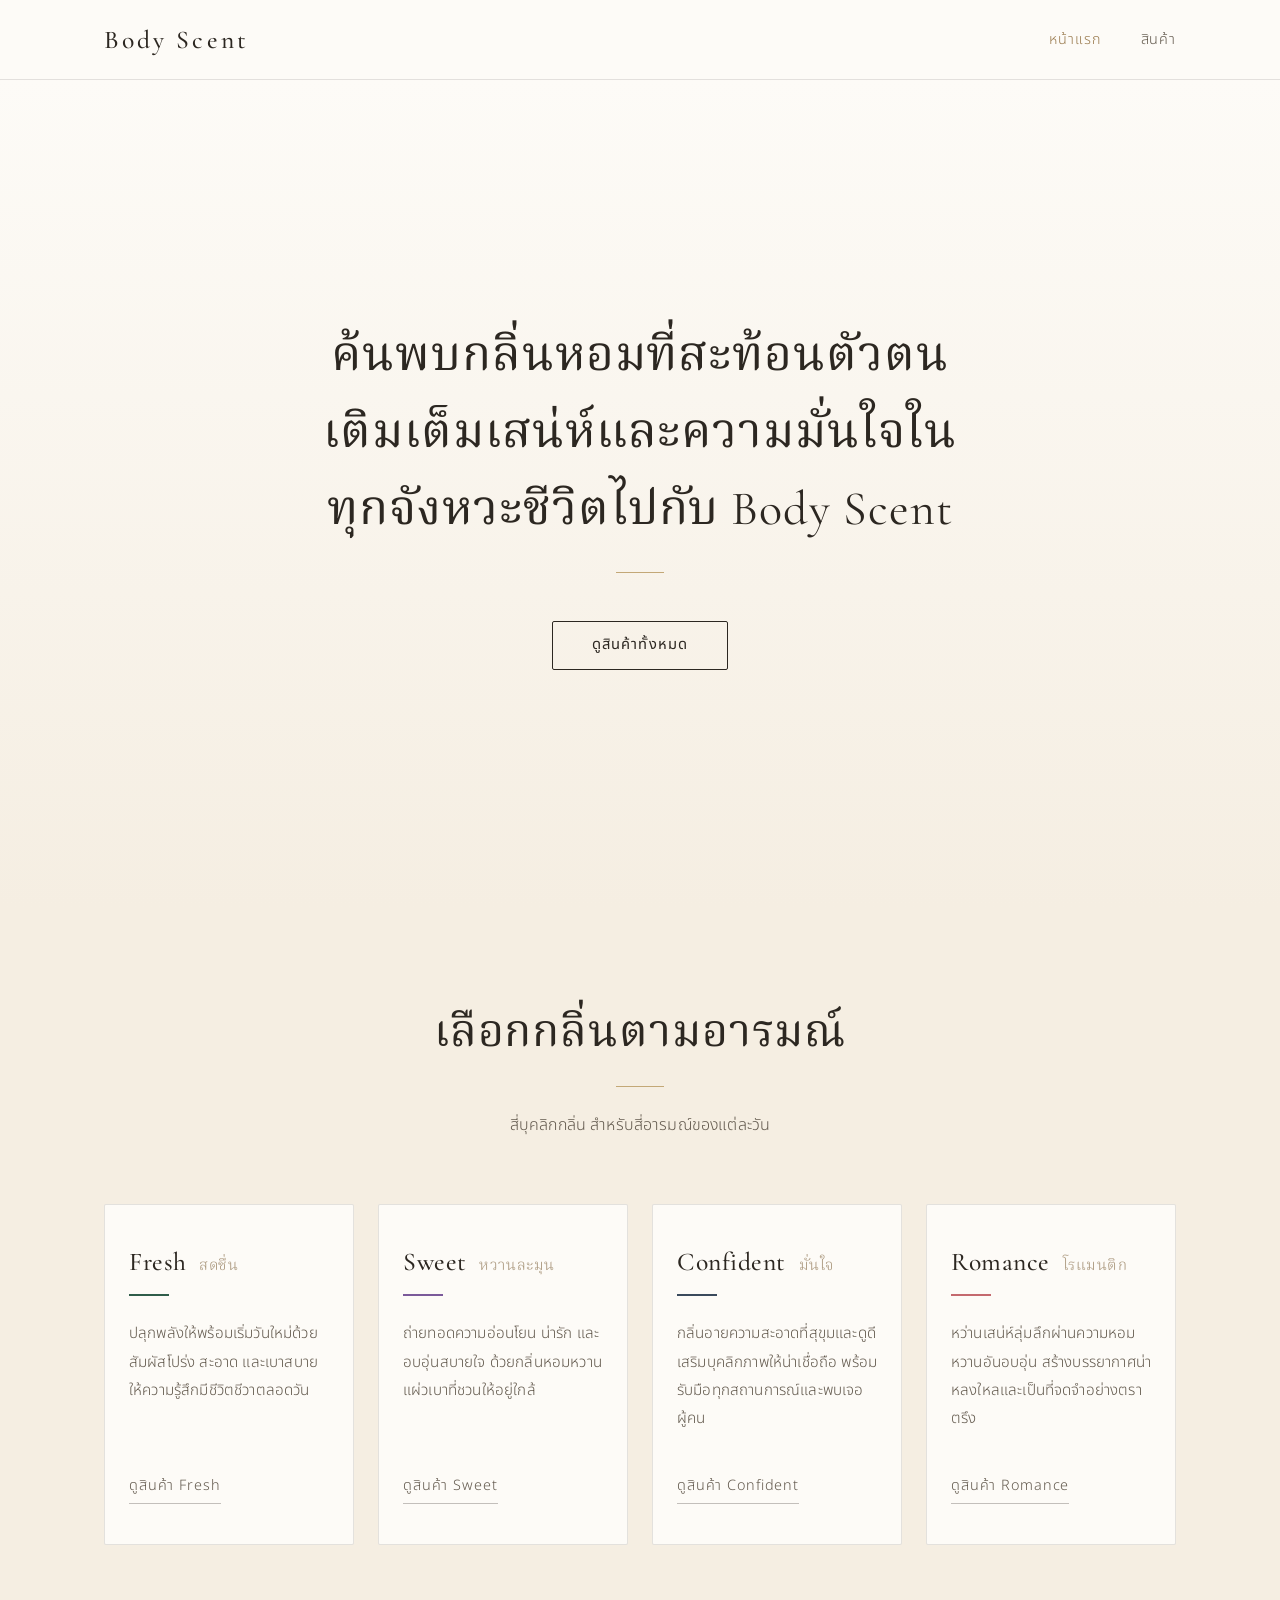
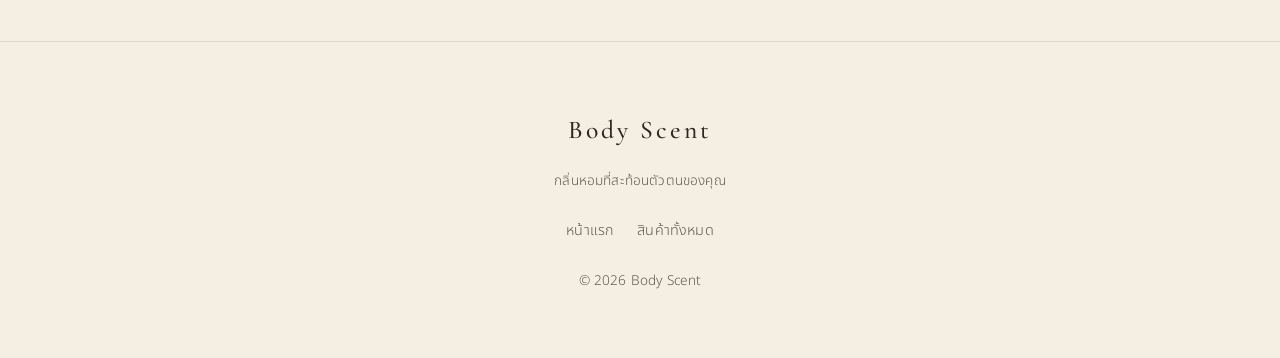
<file: index.html>
<!DOCTYPE html>
<html lang="th">
<head>
  <meta charset="UTF-8">
  <meta name="viewport" content="width=device-width, initial-scale=1">
  <title>Body Scent | น้ำหอมฉีดตัวและโรลออน</title>
  <meta name="description" content="ค้นพบกลิ่นหอมที่สะท้อนตัวตน เติมเต็มเสน่ห์และความมั่นใจในทุกจังหวะชีวิตไปกับ Body Scent">
  <link rel="stylesheet" href="style.css">
  <style>
    /* สไตล์เฉพาะหน้าแรก */
    .hero--full {
      display: flex;
      flex-direction: column;
      justify-content: center;
      min-height: calc(100vh - 73px);
      min-height: calc(100svh - 73px);
      padding: var(--space-6) 0;
    }
    .hero--full h1 {
      max-width: 18em;
      margin: 0 auto;
      font-size: clamp(1.75rem, 4vw, 3rem);
      line-height: 1.6;
      text-wrap: balance;
    }

    .mood-grid {
      display: grid;
      grid-template-columns: repeat(4, 1fr);
      gap: var(--space-3);
    }
    .mood-card {
      display: flex;
      flex-direction: column;
      padding: var(--space-4) var(--space-3);
      background: var(--ivory);
      border: 1px solid var(--line-soft);
      border-radius: var(--radius);
      color: var(--ink);
      transition: border-color 0.35s var(--ease);
    }
    .mood-card:hover {
      color: var(--ink);
      border-color: var(--line);
    }
    .mood-card h3 {
      margin: 0;
      font-size: 1.6rem;
    }
    .mood-card__th {
      margin-left: 0.4rem;
      font-family: var(--font-serif-th);
      font-size: 0.95rem;
      font-weight: 300;
      color: var(--beige-deep);
    }
    .mood-card__line {
      display: block;
      width: 40px;
      height: 2px;
      margin: var(--space-2) 0 var(--space-3);
      background: var(--mood);
    }
    .mood-card p {
      flex: 1;
      margin-bottom: var(--space-4);
      font-size: 0.95rem;
    }
    .mood-card__cta {
      align-self: flex-start;
      padding-bottom: 0.2rem;
      border-bottom: 1px solid var(--line);
      font-size: 0.9rem;
      letter-spacing: 0.06em;
      color: var(--ink-soft);
      transition: color 0.3s var(--ease), border-color 0.3s var(--ease);
    }
    .mood-card:hover .mood-card__cta {
      color: var(--bronze-dark);
      border-bottom-color: var(--bronze);
    }

    @media (max-width: 900px) {
      .mood-grid { grid-template-columns: repeat(2, 1fr); }
    }
    @media (max-width: 560px) {
      .mood-grid { grid-template-columns: 1fr; }
      .mood-card { padding: var(--space-3); }
    }
  </style>
</head>
<body>

  <header class="site-header">
    <div class="container site-header__inner">
      <a class="logo" href="index.html">Body Scent</a>
      <nav aria-label="เมนูหลัก">
        <ul class="nav">
          <li><a href="index.html" aria-current="page">หน้าแรก</a></li>
          <li><a href="product.html">สินค้า</a></li>
        </ul>
      </nav>
    </div>
  </header>

  <main>
    <section class="hero hero--full">
      <div class="container">
        <h1>ค้นพบกลิ่นหอมที่สะท้อนตัวตน เติมเต็มเสน่ห์และความมั่นใจในทุกจังหวะชีวิตไปกับ Body Scent</h1>
        <hr class="rule">
        <a class="btn" href="product.html">ดูสินค้าทั้งหมด</a>
      </div>
    </section>

    <section class="section section--cream" id="moods">
      <div class="container">
        <div class="section__head">
          <h2>เลือกกลิ่นตามอารมณ์</h2>
          <hr class="rule">
          <p>สี่บุคลิกกลิ่น สำหรับสี่อารมณ์ของแต่ละวัน</p>
        </div>

        <div class="mood-grid">
          <a class="mood-card" data-mood="fresh" href="product.html?mood=fresh">
            <h3>Fresh <span class="mood-card__th">สดชื่น</span></h3>
            <span class="mood-card__line" aria-hidden="true"></span>
            <p>ปลุกพลังให้พร้อมเริ่มวันใหม่ด้วยสัมผัสโปร่ง สะอาด และเบาสบาย ให้ความรู้สึกมีชีวิตชีวาตลอดวัน</p>
            <span class="mood-card__cta">ดูสินค้า Fresh</span>
          </a>

          <a class="mood-card" data-mood="sweet" href="product.html?mood=sweet">
            <h3>Sweet <span class="mood-card__th">หวานละมุน</span></h3>
            <span class="mood-card__line" aria-hidden="true"></span>
            <p>ถ่ายทอดความอ่อนโยน น่ารัก และอบอุ่นสบายใจ ด้วยกลิ่นหอมหวานแผ่วเบาที่ชวนให้อยู่ใกล้</p>
            <span class="mood-card__cta">ดูสินค้า Sweet</span>
          </a>

          <a class="mood-card" data-mood="confident" href="product.html?mood=confident">
            <h3>Confident <span class="mood-card__th">มั่นใจ</span></h3>
            <span class="mood-card__line" aria-hidden="true"></span>
            <p>กลิ่นอายความสะอาดที่สุขุมและดูดี เสริมบุคลิกภาพให้น่าเชื่อถือ พร้อมรับมือทุกสถานการณ์และพบเจอผู้คน</p>
            <span class="mood-card__cta">ดูสินค้า Confident</span>
          </a>

          <a class="mood-card" data-mood="romance" href="product.html?mood=romance">
            <h3>Romance <span class="mood-card__th">โรแมนติก</span></h3>
            <span class="mood-card__line" aria-hidden="true"></span>
            <p>หว่านเสน่ห์ลุ่มลึกผ่านความหอมหวานอันอบอุ่น สร้างบรรยากาศน่าหลงใหลและเป็นที่จดจำอย่างตราตรึง</p>
            <span class="mood-card__cta">ดูสินค้า Romance</span>
          </a>
        </div>
      </div>
    </section>
  </main>

  <footer class="site-footer">
    <div class="container">
      <a class="logo" href="index.html">Body Scent</a>
      <p>กลิ่นหอมที่สะท้อนตัวตนของคุณ</p>
      <ul class="site-footer__links">
        <li><a href="index.html">หน้าแรก</a></li>
        <li><a href="product.html">สินค้าทั้งหมด</a></li>
      </ul>
      <p>&copy; 2026 Body Scent</p>
    </div>
  </footer>

  <script src="script.js"></script>
</body>
</html>
</file>
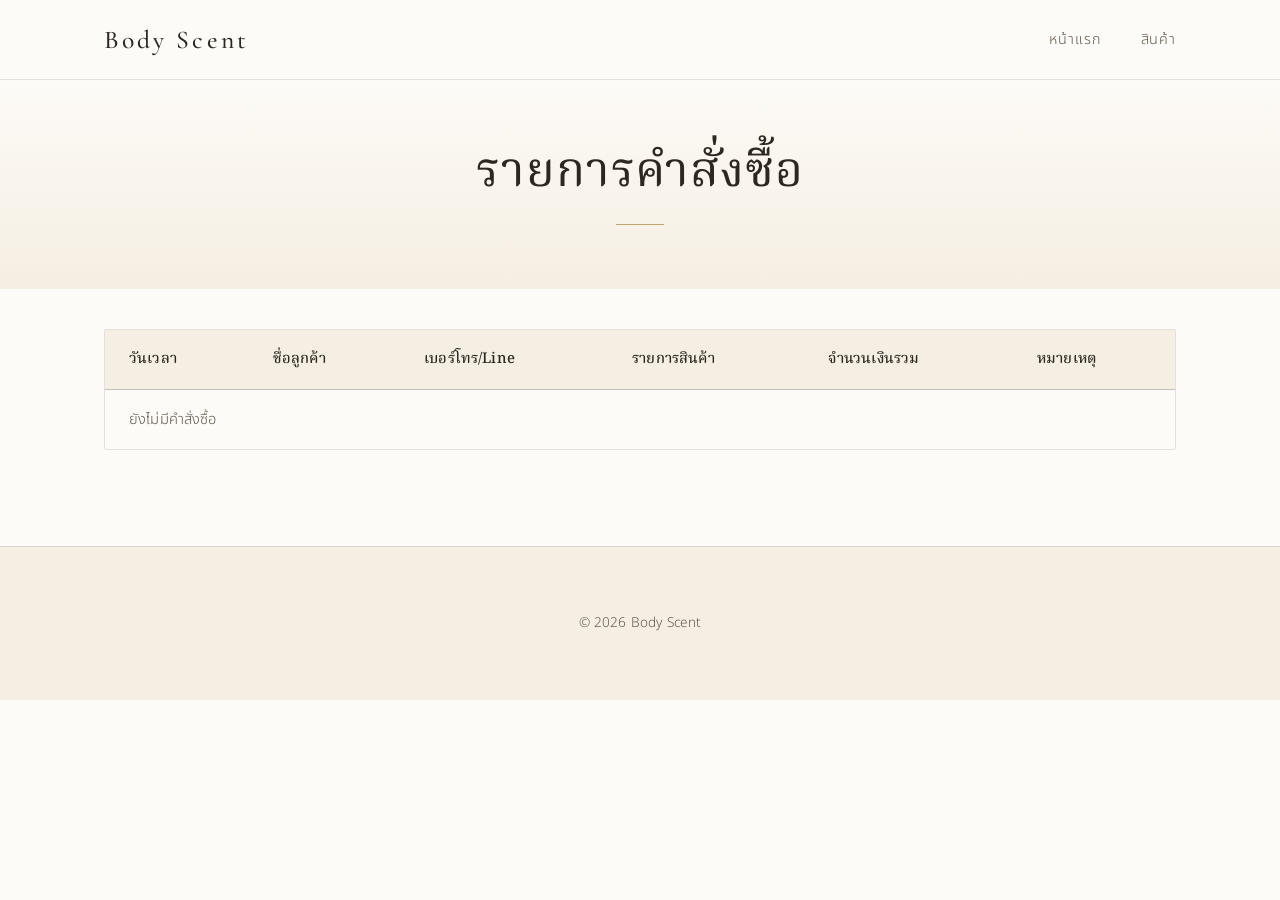
<file: admin.html>
<!DOCTYPE html>
<html lang="th">
<head>
  <meta charset="UTF-8">
  <meta name="viewport" content="width=device-width, initial-scale=1">
  <meta name="robots" content="noindex, nofollow">
  <title>รายการคำสั่งซื้อ | Body Scent</title>
  <link rel="stylesheet" href="style.css">
  <style>
    /* สไตล์เฉพาะหน้าแอดมิน */
    .page-head {
      padding: var(--space-5) 0 var(--space-4);
      background: linear-gradient(180deg, var(--ivory) 0%, var(--cream) 100%);
      text-align: center;
    }
    .page-head h1 {
      margin-bottom: 0;
      font-size: clamp(2rem, 4.5vw, 3rem);
    }

    .table-wrap {
      overflow-x: auto;
      border: 1px solid var(--line-soft);
      border-radius: var(--radius);
    }
    .orders {
      width: 100%;
      min-width: 760px;
      border-collapse: collapse;
      font-size: 0.92rem;
    }
    .orders th,
    .orders td {
      padding: var(--space-2) var(--space-3);
      text-align: left;
      vertical-align: top;
      border-bottom: 1px solid var(--line-soft);
    }
    .orders th {
      border-bottom: 1px solid var(--line);
      background: var(--cream);
      font-family: var(--font-serif-th);
      font-weight: 500;
      white-space: nowrap;
      color: var(--ink);
    }
    .orders td { color: var(--ink-soft); }
    .orders tbody tr:last-child td { border-bottom: 0; }
    .orders td:nth-child(1) { white-space: nowrap; }
    .orders td:nth-child(4) { min-width: 200px; }
    .orders td:nth-child(5) {
      white-space: nowrap;
      color: var(--bronze-dark);
    }
  </style>
</head>
<body>

  <header class="site-header">
    <div class="container site-header__inner">
      <a class="logo" href="index.html">Body Scent</a>
      <nav aria-label="เมนูหลัก">
        <ul class="nav">
          <li><a href="index.html">หน้าแรก</a></li>
          <li><a href="product.html">สินค้า</a></li>
        </ul>
      </nav>
    </div>
  </header>

  <main>
    <section class="page-head">
      <div class="container">
        <h1>รายการคำสั่งซื้อ</h1>
        <hr class="rule">
      </div>
    </section>

    <section class="section" style="padding-top: var(--space-4);">
      <div class="container">
        <div class="table-wrap">
          <table class="orders" id="ordersTable">
            <thead>
              <tr>
                <th scope="col">วันเวลา</th>
                <th scope="col">ชื่อลูกค้า</th>
                <th scope="col">เบอร์โทร/Line</th>
                <th scope="col">รายการสินค้า</th>
                <th scope="col">จำนวนเงินรวม</th>
                <th scope="col">หมายเหตุ</th>
              </tr>
            </thead>
            <tbody></tbody>
          </table>
        </div>
      </div>
    </section>
  </main>

  <footer class="site-footer">
    <div class="container">
      <p>&copy; 2026 Body Scent</p>
    </div>
  </footer>

  <script src="script.js"></script>
</body>
</html>
</file>
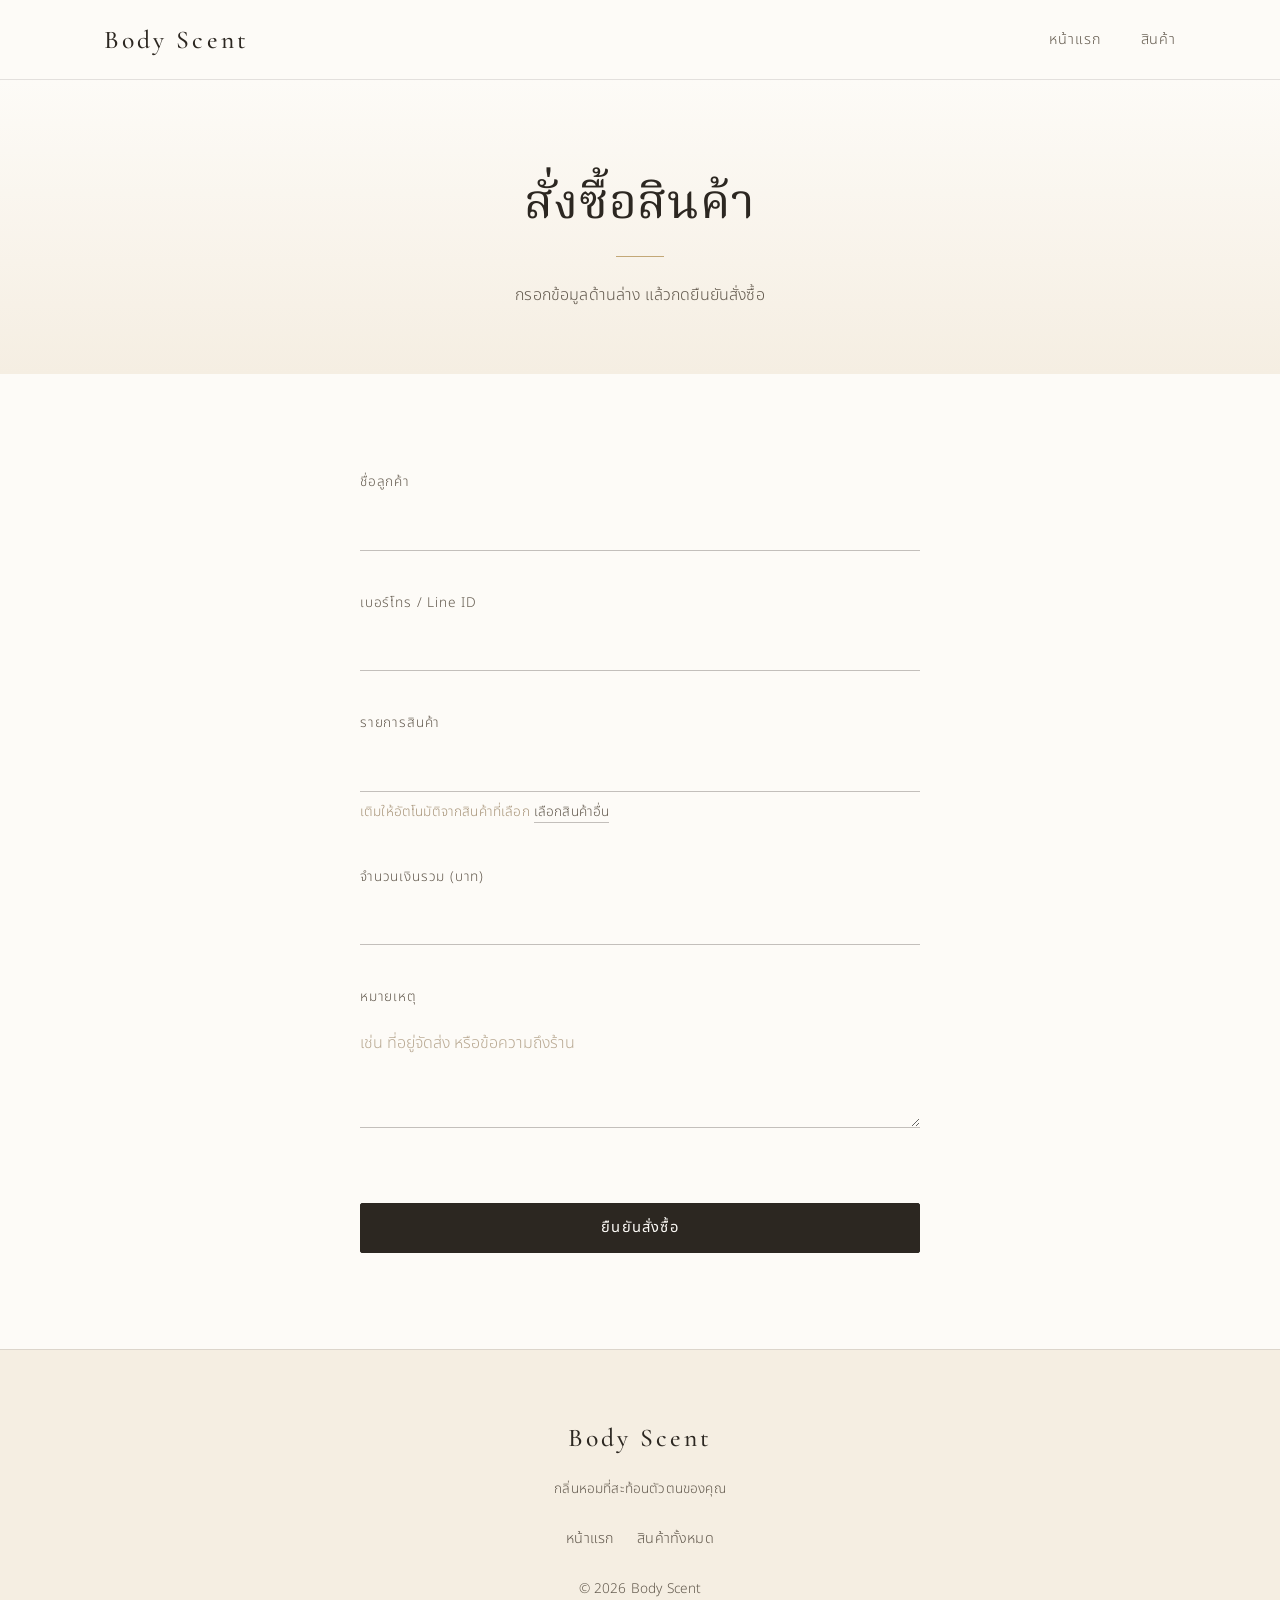
<file: order.html>
<!DOCTYPE html>
<html lang="th">
<head>
  <meta charset="UTF-8">
  <meta name="viewport" content="width=device-width, initial-scale=1">
  <title>สั่งซื้อสินค้า | Body Scent</title>
  <meta name="description" content="กรอกข้อมูลเพื่อสั่งซื้อสินค้า Body Scent">
  <link rel="stylesheet" href="style.css">
  <style>
    /* สไตล์เฉพาะหน้าสั่งซื้อ */
    .page-head {
      padding: var(--space-6) 0 var(--space-5);
      background: linear-gradient(180deg, var(--ivory) 0%, var(--cream) 100%);
      text-align: center;
    }
    .page-head h1 {
      margin-bottom: 0;
      font-size: clamp(2rem, 4.5vw, 3rem);
    }
    .page-head p { margin: 0 auto; }

    .form-wrap {
      max-width: 560px;
      margin: 0 auto;
    }
    .field { margin-bottom: var(--space-4); }
    .textarea {
      resize: vertical;
      min-height: 5.5rem;
      line-height: 1.8;
    }
    .input::placeholder,
    .textarea::placeholder {
      color: var(--beige-deep);
      opacity: 0.8;
    }
    .field__hint {
      margin: 0.5rem 0 0;
      font-size: 0.85rem;
      color: var(--beige-deep);
    }
    .field__hint a {
      border-bottom: 1px solid var(--line);
      color: var(--ink-soft);
    }
    .field__hint a:hover { border-bottom-color: var(--bronze); }
    .form-actions { margin-top: var(--space-5); }
  </style>
</head>
<body>

  <header class="site-header">
    <div class="container site-header__inner">
      <a class="logo" href="index.html">Body Scent</a>
      <nav aria-label="เมนูหลัก">
        <ul class="nav">
          <li><a href="index.html">หน้าแรก</a></li>
          <li><a href="product.html">สินค้า</a></li>
        </ul>
      </nav>
    </div>
  </header>

  <main>
    <section class="page-head">
      <div class="container">
        <h1>สั่งซื้อสินค้า</h1>
        <hr class="rule">
        <p>กรอกข้อมูลด้านล่าง แล้วกดยืนยันสั่งซื้อ</p>
      </div>
    </section>

    <section class="section">
      <div class="container">
        <form class="form-wrap" id="orderForm">
          <div class="field">
            <label for="customerName">ชื่อลูกค้า</label>
            <input class="input" type="text" id="customerName" name="customerName" autocomplete="name" required>
          </div>

          <div class="field">
            <label for="contact">เบอร์โทร / Line ID</label>
            <input class="input" type="text" id="contact" name="contact" autocomplete="tel" required>
          </div>

          <div class="field">
            <label for="items">รายการสินค้า</label>
            <input class="input" type="text" id="items" name="items" required>
            <p class="field__hint">เติมให้อัตโนมัติจากสินค้าที่เลือก <a href="product.html">เลือกสินค้าอื่น</a></p>
          </div>

          <div class="field">
            <label for="total">จำนวนเงินรวม (บาท)</label>
            <input class="input" type="number" id="total" name="total" min="0" step="any" inputmode="decimal" required>
          </div>

          <div class="field">
            <label for="note">หมายเหตุ</label>
            <textarea class="textarea" id="note" name="note" rows="3" placeholder="เช่น ที่อยู่จัดส่ง หรือข้อความถึงร้าน"></textarea>
          </div>

          <div class="form-actions">
            <button class="btn btn--solid btn--block" type="submit">ยืนยันสั่งซื้อ</button>
          </div>
        </form>
      </div>
    </section>
  </main>

  <footer class="site-footer">
    <div class="container">
      <a class="logo" href="index.html">Body Scent</a>
      <p>กลิ่นหอมที่สะท้อนตัวตนของคุณ</p>
      <ul class="site-footer__links">
        <li><a href="index.html">หน้าแรก</a></li>
        <li><a href="product.html">สินค้าทั้งหมด</a></li>
      </ul>
      <p>&copy; 2026 Body Scent</p>
    </div>
  </footer>

  <script src="script.js"></script>
</body>
</html>
</file>
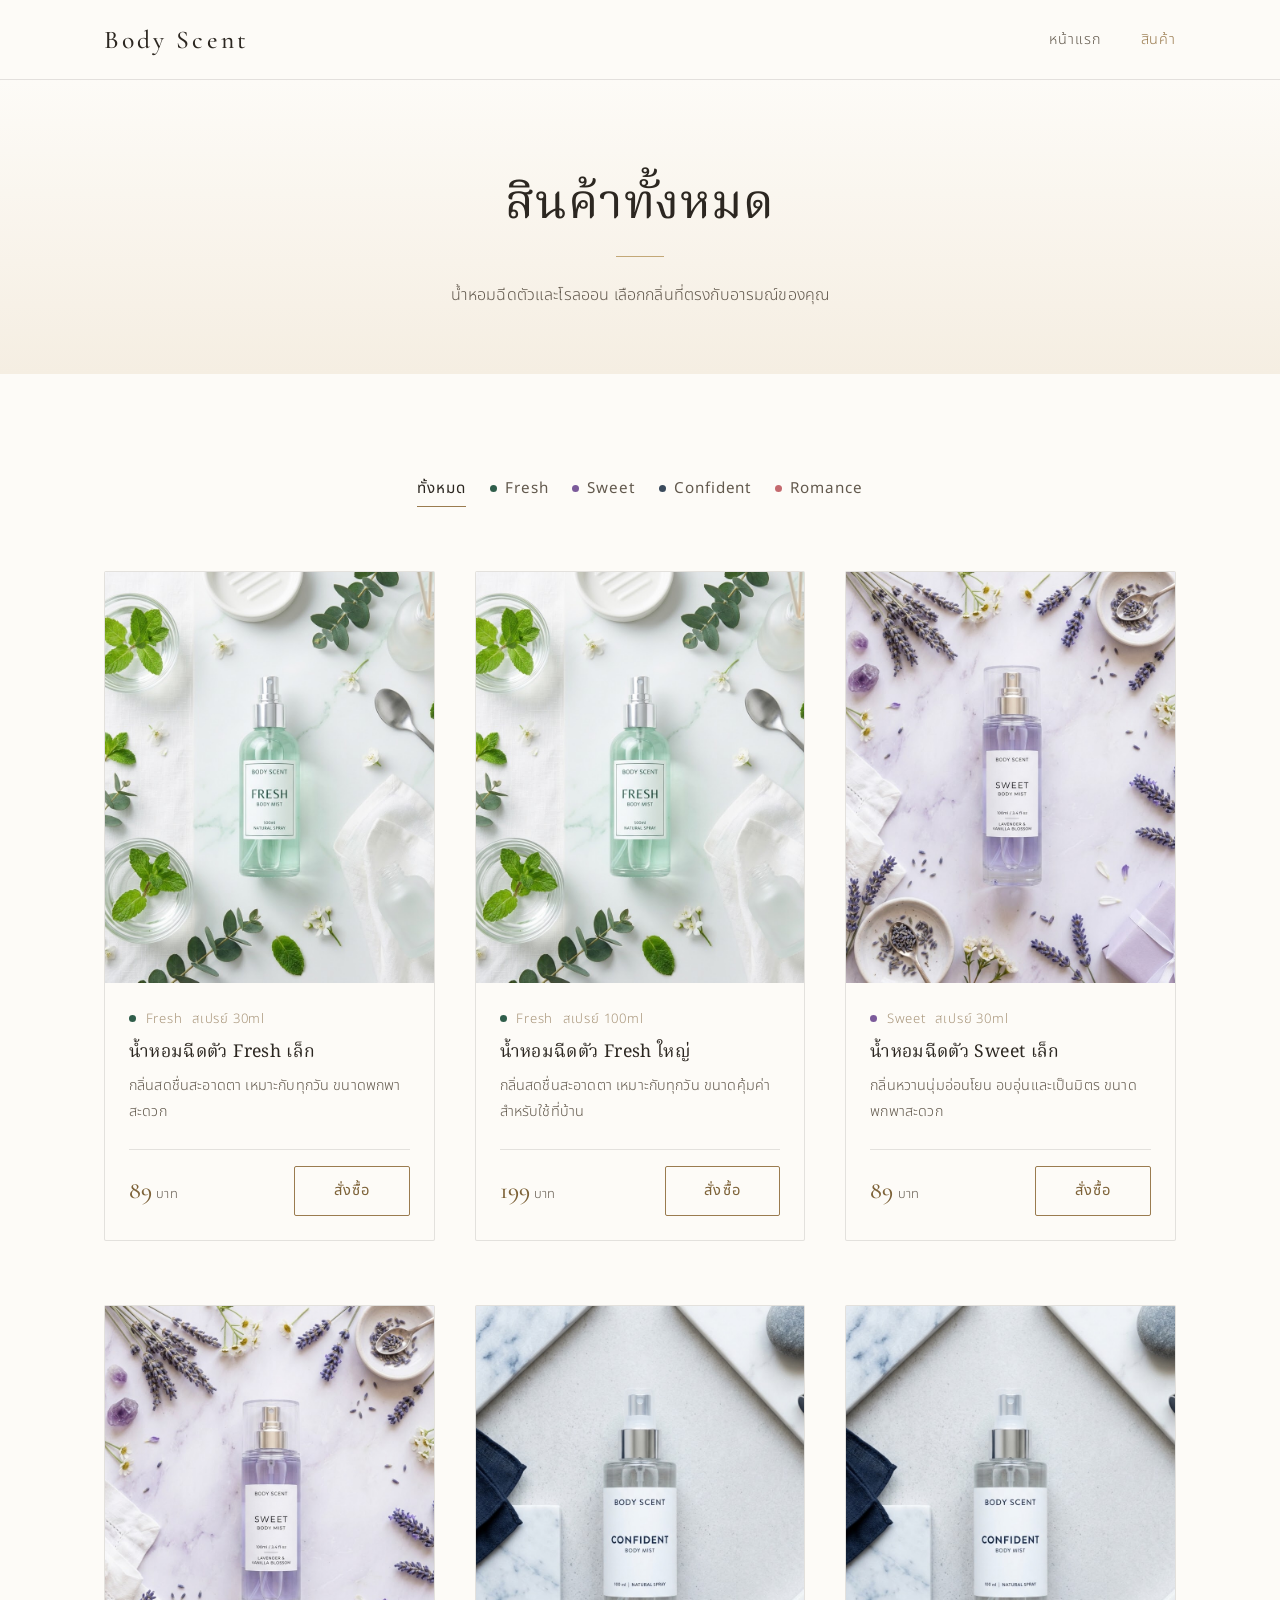
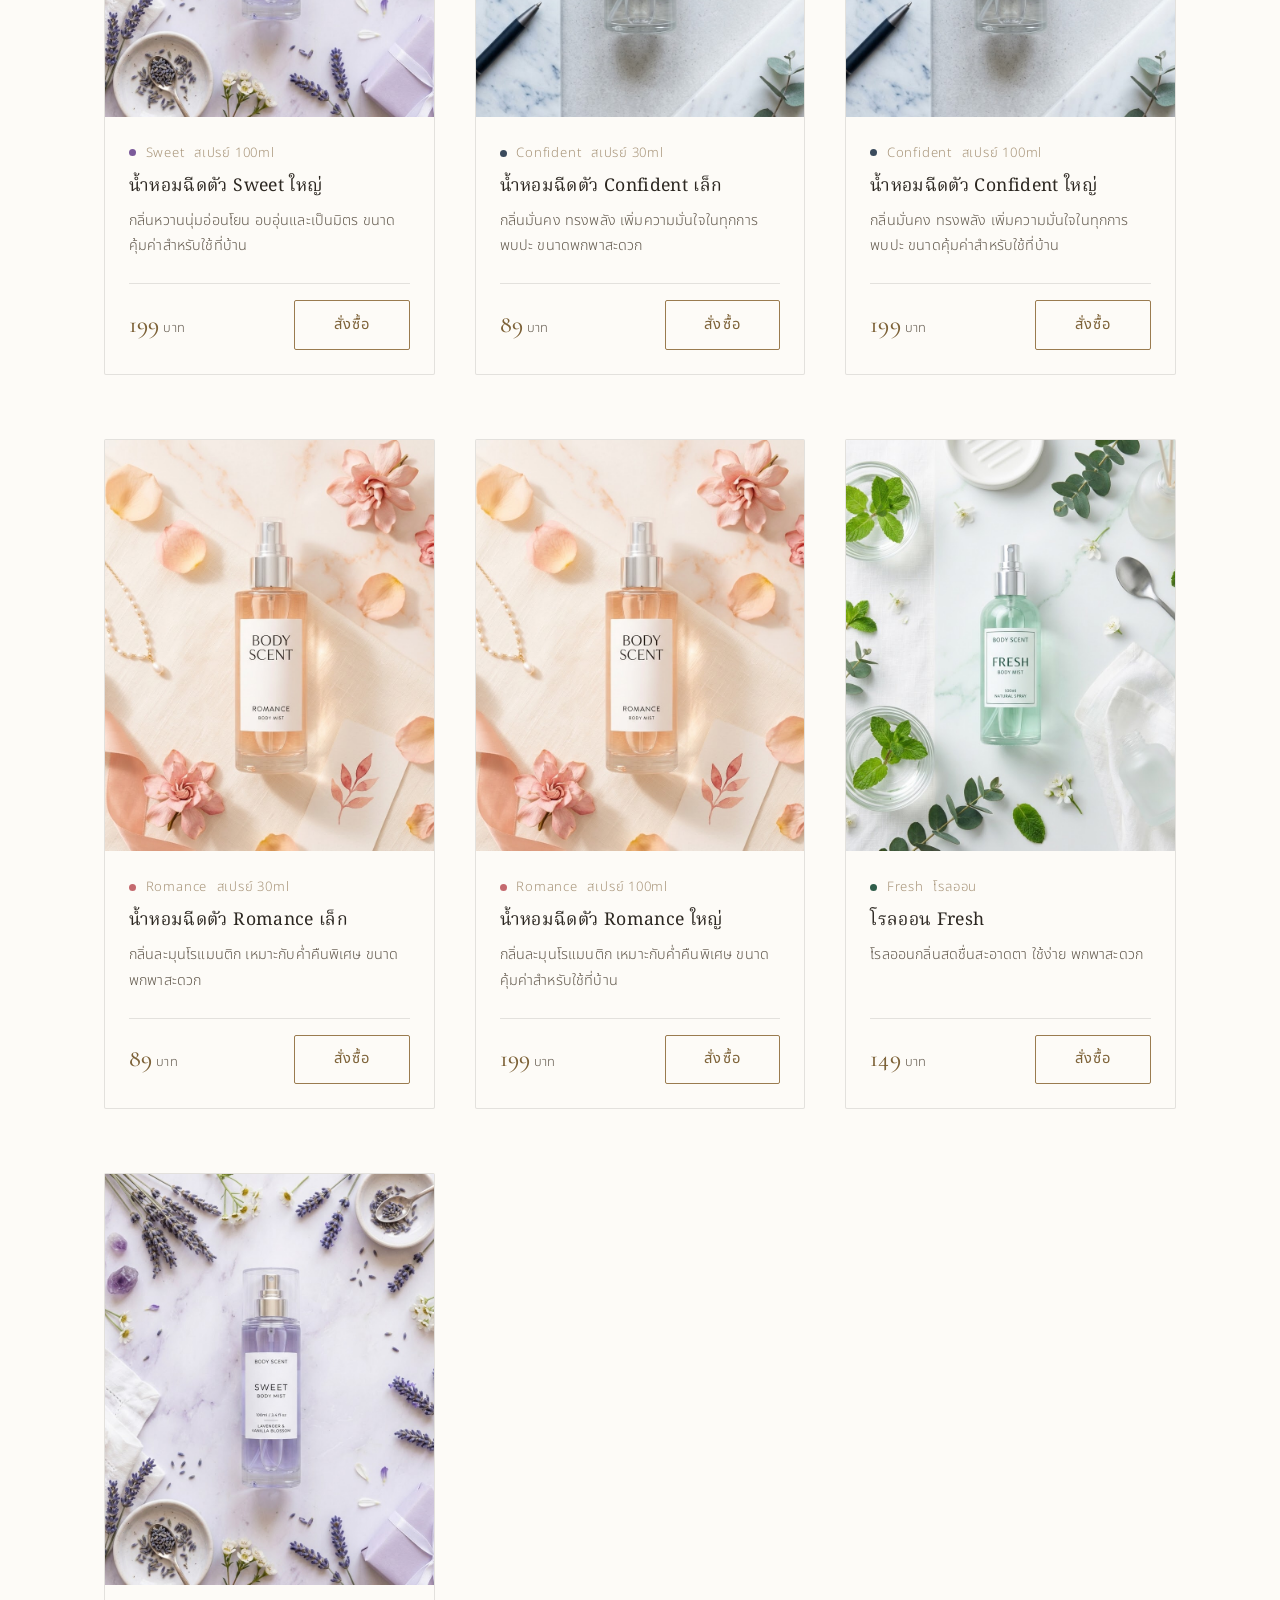
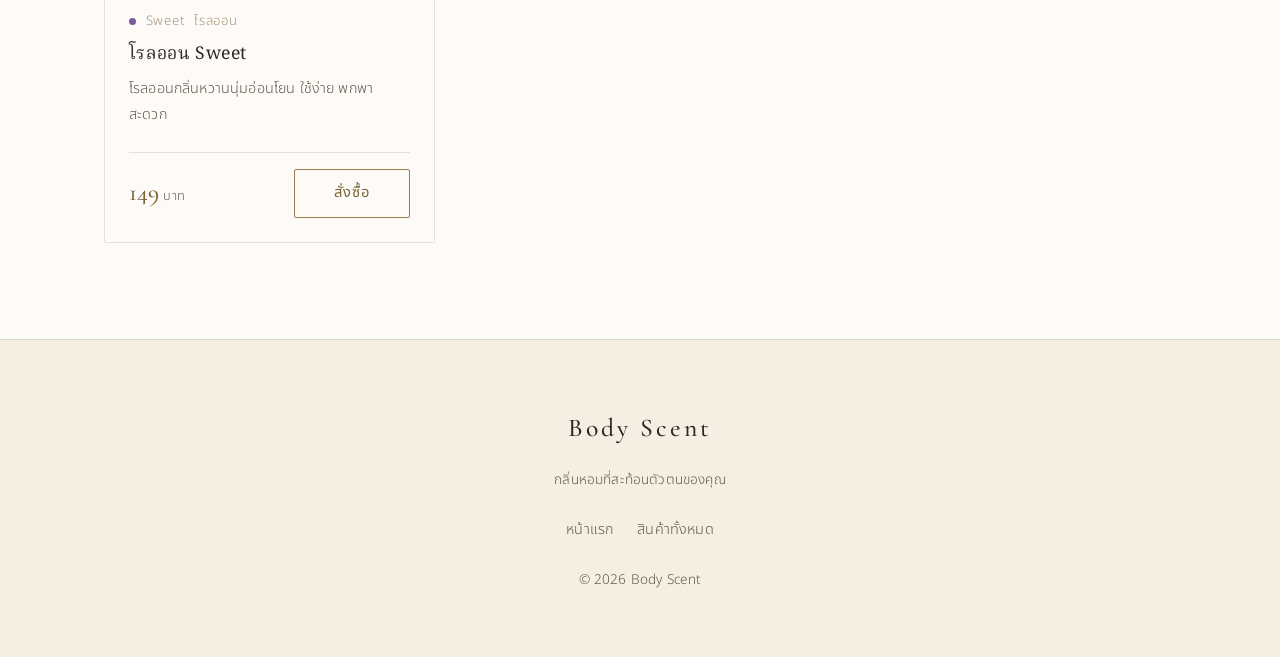
<file: product.html>
<!DOCTYPE html>
<html lang="th">
<head>
  <meta charset="UTF-8">
  <meta name="viewport" content="width=device-width, initial-scale=1">
  <title>สินค้าทั้งหมด | Body Scent</title>
  <meta name="description" content="น้ำหอมฉีดตัวและโรลออน Body Scent เลือกกลิ่นตามอารมณ์ Fresh, Sweet, Confident และ Romance">
  <link rel="stylesheet" href="style.css">
  <style>
    /* สไตล์เฉพาะหน้าสินค้า */
    .page-head {
      padding: var(--space-6) 0 var(--space-5);
      background: linear-gradient(180deg, var(--ivory) 0%, var(--cream) 100%);
      text-align: center;
    }
    .page-head h1 {
      margin-bottom: 0;
      font-size: clamp(2rem, 4.5vw, 3rem);
    }
    .page-head p {
      margin: 0 auto;
    }
  </style>
</head>
<body>

  <header class="site-header">
    <div class="container site-header__inner">
      <a class="logo" href="index.html">Body Scent</a>
      <nav aria-label="เมนูหลัก">
        <ul class="nav">
          <li><a href="index.html">หน้าแรก</a></li>
          <li><a href="product.html" aria-current="page">สินค้า</a></li>
        </ul>
      </nav>
    </div>
  </header>

  <main>
    <section class="page-head">
      <div class="container">
        <h1>สินค้าทั้งหมด</h1>
        <hr class="rule">
        <p>น้ำหอมฉีดตัวและโรลออน เลือกกลิ่นที่ตรงกับอารมณ์ของคุณ</p>
      </div>
    </section>

    <section class="section">
      <div class="container">
        <div class="filters" id="filter-bar" role="group" aria-label="กรองตามกลิ่น"></div>
        <div class="grid" id="product-list"></div>
      </div>
    </section>
  </main>

  <footer class="site-footer">
    <div class="container">
      <a class="logo" href="index.html">Body Scent</a>
      <p>กลิ่นหอมที่สะท้อนตัวตนของคุณ</p>
      <ul class="site-footer__links">
        <li><a href="index.html">หน้าแรก</a></li>
        <li><a href="product.html">สินค้าทั้งหมด</a></li>
      </ul>
      <p>&copy; 2026 Body Scent</p>
    </div>
  </footer>

  <script src="script.js"></script>
</body>
</html>
</file>
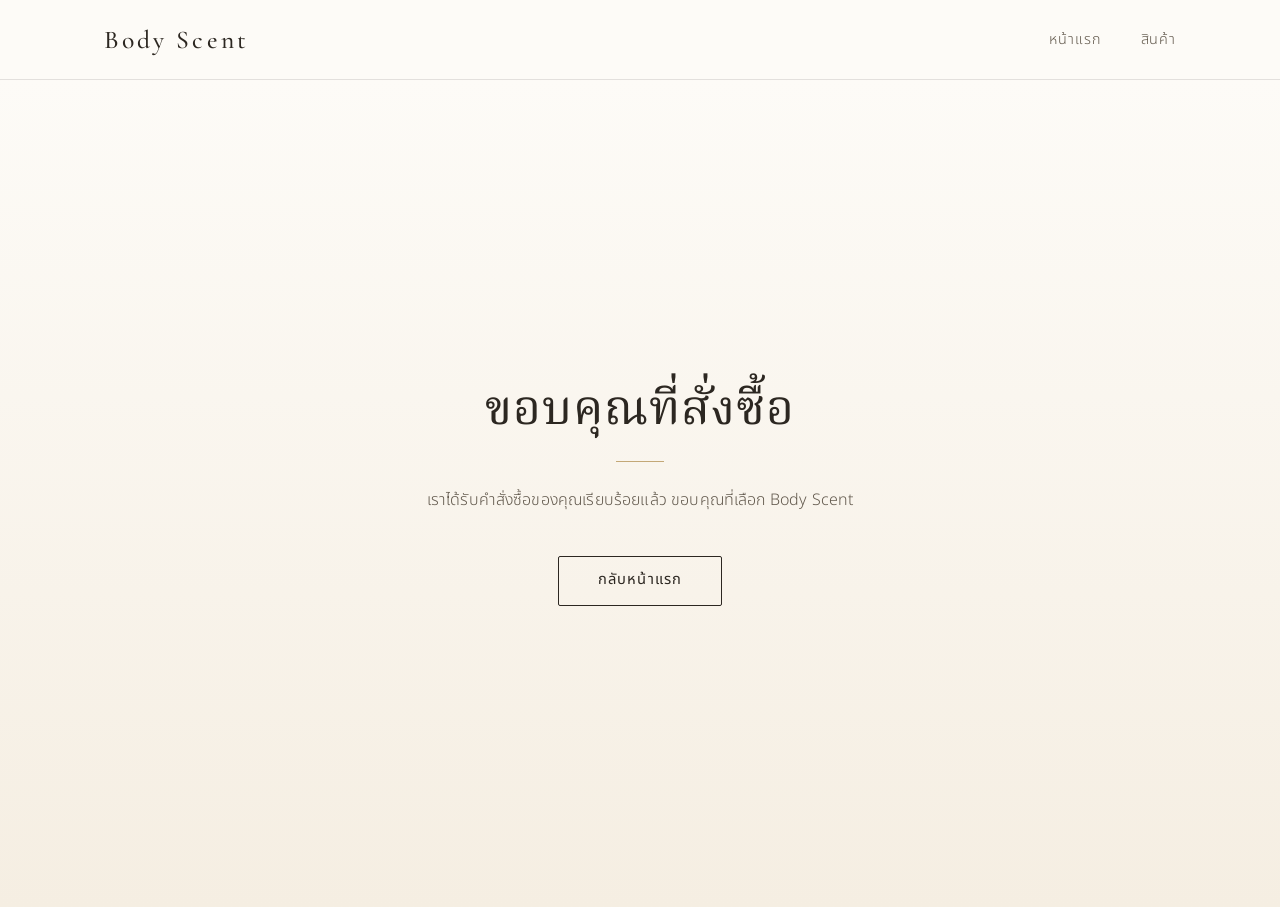
<file: thankyou.html>
<!DOCTYPE html>
<html lang="th">
<head>
  <meta charset="UTF-8">
  <meta name="viewport" content="width=device-width, initial-scale=1">
  <title>ขอบคุณที่สั่งซื้อ | Body Scent</title>
  <link rel="stylesheet" href="style.css">
  <style>
    /* สไตล์เฉพาะหน้าขอบคุณ */
    .thanks {
      display: flex;
      flex-direction: column;
      justify-content: center;
      min-height: calc(100vh - 73px);
      min-height: calc(100svh - 73px);
      padding: var(--space-6) 0;
      background: linear-gradient(180deg, var(--ivory) 0%, var(--cream) 100%);
      text-align: center;
    }
    .thanks h1 {
      font-size: clamp(2rem, 4.5vw, 3rem);
    }
    .thanks p { margin: 0 auto var(--space-4); }
  </style>
</head>
<body>

  <header class="site-header">
    <div class="container site-header__inner">
      <a class="logo" href="index.html">Body Scent</a>
      <nav aria-label="เมนูหลัก">
        <ul class="nav">
          <li><a href="index.html">หน้าแรก</a></li>
          <li><a href="product.html">สินค้า</a></li>
        </ul>
      </nav>
    </div>
  </header>

  <main class="thanks">
    <div class="container">
      <h1>ขอบคุณที่สั่งซื้อ</h1>
      <hr class="rule">
      <p>เราได้รับคำสั่งซื้อของคุณเรียบร้อยแล้ว ขอบคุณที่เลือก Body Scent</p>
      <a class="btn" href="index.html">กลับหน้าแรก</a>
    </div>
  </main>

  <script src="script.js"></script>
</body>
</html>
</file>
<file: style.css>
/* ==========================================================================
   Body Scent — Premium minimal theme
   ขาว–ครีม–เบจเข้ม / accent ทอง-บรอนซ์อ่อน
   ========================================================================== */

@import url("https://fonts.googleapis.com/css2?family=Cormorant+Garamond:ital,wght@0,400;0,500;0,600;1,400&family=Noto+Serif+Thai:wght@300;400;500;600&family=Noto+Sans+Thai:wght@300;400;500&display=swap");

/* ---------- Design tokens ---------- */
:root {
  /* Base palette */
  --ivory: #fdfbf7;
  --cream: #f5eee2;
  --sand: #e8dcc8;
  --beige-deep: #a8957a;
  --ink: #2c2721;
  --ink-soft: #62594d;

  /* Accent: bronze / soft gold */
  --bronze: #9a7b4f;
  --bronze-dark: #7d6238;
  --gold-soft: #c3a877;

  /* Lines */
  --line: rgba(44, 39, 33, 0.28);
  --line-soft: rgba(44, 39, 33, 0.12);

  /* Mood colors (ใช้เป็นจุดเล็กๆ เท่านั้น) */
  --mood-fresh: #2f5d4a;
  --mood-sweet: #7b5a9a;
  --mood-confident: #3a4a5c;
  --mood-romance: #c4696e;
  --mood: var(--bronze);

  /* Type */
  --font-display: "Cormorant Garamond", "Noto Serif Thai", Georgia, serif;
  --font-serif-th: "Noto Serif Thai", "Cormorant Garamond", Georgia, serif;
  --font-body: "Noto Sans Thai", "Helvetica Neue", Arial, sans-serif;

  /* Spacing scale */
  --space-1: 0.5rem;
  --space-2: 1rem;
  --space-3: 1.5rem;
  --space-4: 2.5rem;
  --space-5: 4rem;
  --space-6: 6rem;
  --space-7: 9rem;

  --container: 1120px;
  --radius: 2px;
  --ease: cubic-bezier(0.22, 0.61, 0.36, 1);
}

/* ---------- Mood hook: ตั้ง data-mood บน element ใดก็ได้ ---------- */
[data-mood="fresh"] { --mood: var(--mood-fresh); }
[data-mood="sweet"] { --mood: var(--mood-sweet); }
[data-mood="confident"] { --mood: var(--mood-confident); }
[data-mood="romance"] { --mood: var(--mood-romance); }

/* ---------- Reset / base ---------- */
*,
*::before,
*::after { box-sizing: border-box; }

html {
  scroll-behavior: smooth;
  -webkit-text-size-adjust: 100%;
}

body {
  margin: 0;
  background: var(--ivory);
  color: var(--ink);
  font-family: var(--font-body);
  font-weight: 300;
  font-size: 1rem;
  line-height: 1.85;
  letter-spacing: 0.01em;
  -webkit-font-smoothing: antialiased;
}

img { display: block; max-width: 100%; height: auto; }

a {
  color: inherit;
  text-decoration: none;
  transition: color 0.3s var(--ease);
}
a:hover { color: var(--bronze); }

:focus-visible {
  outline: 1px solid var(--bronze);
  outline-offset: 4px;
}

::selection { background: var(--sand); color: var(--ink); }

/* ---------- Typography ---------- */
h1, h2, h3, h4 {
  margin: 0 0 var(--space-2);
  font-family: var(--font-display);
  font-weight: 500;
  line-height: 1.3;
  letter-spacing: 0.02em;
  color: var(--ink);
}

h1 { font-size: clamp(2.5rem, 6vw, 4.5rem); font-weight: 400; line-height: 1.15; }
h2 { font-size: clamp(1.9rem, 4vw, 2.8rem); font-weight: 400; }
h3 { font-size: 1.35rem; }
h4 { font-size: 1.1rem; }

p {
  margin: 0 0 var(--space-3);
  color: var(--ink-soft);
  max-width: 62ch;
}

.lead {
  font-family: var(--font-serif-th);
  font-size: 1.15rem;
  font-weight: 300;
  line-height: 2;
  color: var(--ink-soft);
}

.text-center { text-align: center; }
.text-center p { margin-left: auto; margin-right: auto; }

/* ---------- Layout ---------- */
.container {
  width: 100%;
  max-width: var(--container);
  margin: 0 auto;
  padding: 0 var(--space-3);
}

.section { padding: var(--space-6) 0; }
.section--cream { background: var(--cream); }
.section--sand { background: var(--sand); }

.section__head {
  margin-bottom: var(--space-5);
  text-align: center;
}
.section__head p { margin: 0 auto; }

/* เส้นทองสั้นๆ ใต้หัวข้อ */
.rule {
  display: block;
  width: 48px;
  height: 1px;
  margin: var(--space-3) auto;
  background: var(--gold-soft);
  border: 0;
}
.rule--left { margin-left: 0; }

/* จุดสี mood เล็กๆ — ใช้ใต้หัวข้อ, ข้างชื่อ, ไอคอน */
.mood-dot {
  display: inline-block;
  width: 7px;
  height: 7px;
  border-radius: 50%;
  background: var(--mood);
  vertical-align: middle;
}
.mood-mark {
  display: block;
  width: 7px;
  height: 7px;
  margin: var(--space-2) auto;
  border-radius: 50%;
  background: var(--mood);
}
.mood-mark--left { margin-left: 0; }

/* ---------- Header / nav ---------- */
.site-header {
  position: sticky;
  top: 0;
  z-index: 50;
  background: rgba(253, 251, 247, 0.92);
  backdrop-filter: blur(8px);
  -webkit-backdrop-filter: blur(8px);
  border-bottom: 1px solid var(--line-soft);
}

.site-header__inner {
  display: flex;
  align-items: center;
  justify-content: space-between;
  gap: var(--space-3);
  padding-top: var(--space-2);
  padding-bottom: var(--space-2);
}

.logo {
  font-family: var(--font-display);
  font-size: 1.6rem;
  font-weight: 500;
  letter-spacing: 0.12em;
  color: var(--ink);
}

.nav {
  display: flex;
  gap: var(--space-4);
  margin: 0;
  padding: 0;
  list-style: none;
}
.nav a {
  font-size: 0.9rem;
  letter-spacing: 0.06em;
  color: var(--ink-soft);
}
.nav a:hover,
.nav a[aria-current="page"] { color: var(--bronze); }

/* ---------- Buttons ---------- */
.btn {
  display: inline-block;
  padding: 0.85rem 2.4rem;
  border: 1px solid var(--ink);
  border-radius: var(--radius);
  background: transparent;
  color: var(--ink);
  font-family: var(--font-body);
  font-size: 0.92rem;
  font-weight: 400;
  letter-spacing: 0.08em;
  line-height: 1.4;
  text-align: center;
  cursor: pointer;
  transition: background 0.35s var(--ease), color 0.35s var(--ease),
    border-color 0.35s var(--ease);
}
.btn:hover {
  background: var(--ink);
  color: var(--ivory);
}

.btn--accent {
  border-color: var(--bronze);
  color: var(--bronze-dark);
}
.btn--accent:hover {
  background: var(--bronze);
  border-color: var(--bronze);
  color: var(--ivory);
}

.btn--solid {
  background: var(--ink);
  color: var(--ivory);
}
.btn--solid:hover {
  background: var(--bronze-dark);
  border-color: var(--bronze-dark);
}

.btn--block { display: block; width: 100%; }

/* ---------- Hero ---------- */
.hero {
  padding: var(--space-7) 0 var(--space-6);
  background: linear-gradient(180deg, var(--ivory) 0%, var(--cream) 100%);
  text-align: center;
}
.hero p { margin-left: auto; margin-right: auto; }
.hero .btn { margin-top: var(--space-3); }

/* ---------- Filters (เลือก mood / ประเภท) ---------- */
.filters {
  display: flex;
  flex-wrap: wrap;
  justify-content: center;
  gap: var(--space-1) var(--space-3);
  margin-bottom: var(--space-5);
}

.filter {
  padding: 0.4rem 0;
  border: 0;
  border-bottom: 1px solid transparent;
  background: none;
  color: var(--ink-soft);
  font-family: var(--font-body);
  font-size: 0.95rem;
  letter-spacing: 0.06em;
  cursor: pointer;
  transition: color 0.3s var(--ease), border-color 0.3s var(--ease);
}
.filter:hover { color: var(--ink); }
.filter.is-active,
.filter[aria-pressed="true"] {
  color: var(--ink);
  border-bottom-color: var(--bronze);
}
.filter .mood-dot { margin-right: 0.5rem; }

/* ---------- Product grid & card ---------- */
.grid {
  display: grid;
  grid-template-columns: repeat(auto-fill, minmax(240px, 1fr));
  gap: var(--space-5) var(--space-4);
}

.card {
  display: flex;
  flex-direction: column;
  background: var(--ivory);
  border: 1px solid var(--line-soft);
  border-radius: var(--radius);
  transition: border-color 0.35s var(--ease);
}
.card:hover { border-color: var(--line); }

.card__image {
  aspect-ratio: 4 / 5;
  overflow: hidden;
  background: var(--cream);
}
.card__image img {
  width: 100%;
  height: 100%;
  object-fit: cover;
}

.card__body {
  display: flex;
  flex: 1;
  flex-direction: column;
  padding: var(--space-3);
}

.card__meta {
  display: flex;
  align-items: center;
  gap: 0.6rem;
  margin-bottom: var(--space-1);
  font-size: 0.82rem;
  color: var(--beige-deep);
  letter-spacing: 0.06em;
}

.card__title {
  margin-bottom: var(--space-1);
  font-family: var(--font-serif-th);
  font-size: 1.1rem;
  font-weight: 400;
  line-height: 1.5;
}

.card__desc {
  flex: 1;
  margin-bottom: var(--space-3);
  font-size: 0.9rem;
  line-height: 1.8;
}

.card__foot {
  display: flex;
  align-items: center;
  justify-content: space-between;
  gap: var(--space-2);
  padding-top: var(--space-2);
  border-top: 1px solid var(--line-soft);
}

.price {
  font-family: var(--font-display);
  font-size: 1.5rem;
  font-weight: 500;
  color: var(--bronze-dark);
}
.price small {
  margin-left: 0.25rem;
  font-family: var(--font-body);
  font-size: 0.8rem;
  font-weight: 300;
  color: var(--ink-soft);
}

/* ---------- Mood feature block (ข้อความ + รูป สลับข้าง) ---------- */
.feature {
  display: grid;
  grid-template-columns: 1fr 1fr;
  align-items: center;
  gap: var(--space-5);
}
.feature + .feature { margin-top: var(--space-6); }
.feature--reverse .feature__media { order: 2; }
.feature__media img {
  width: 100%;
  border: 1px solid var(--line-soft);
}

/* ---------- Forms ---------- */
.field { margin-bottom: var(--space-3); }

.field label {
  display: block;
  margin-bottom: 0.4rem;
  font-size: 0.85rem;
  letter-spacing: 0.06em;
  color: var(--ink-soft);
}

.input,
.select,
.textarea {
  width: 100%;
  padding: 0.75rem 0;
  border: 0;
  border-bottom: 1px solid var(--line);
  border-radius: 0;
  background: transparent;
  color: var(--ink);
  font-family: var(--font-body);
  font-size: 1rem;
  font-weight: 300;
  transition: border-color 0.3s var(--ease);
}
.input:focus,
.select:focus,
.textarea:focus {
  border-bottom-color: var(--bronze);
  outline: none;
}

/* ---------- Footer ---------- */
.site-footer {
  padding: var(--space-5) 0 var(--space-4);
  background: var(--cream);
  border-top: 1px solid var(--line-soft);
  text-align: center;
}
.site-footer .logo { display: inline-block; margin-bottom: var(--space-2); }
.site-footer p {
  margin-left: auto;
  margin-right: auto;
  font-size: 0.85rem;
}
.site-footer__links {
  display: flex;
  flex-wrap: wrap;
  justify-content: center;
  gap: var(--space-1) var(--space-3);
  margin: var(--space-3) 0;
  padding: 0;
  list-style: none;
  font-size: 0.9rem;
  color: var(--ink-soft);
}

/* ---------- Utilities ---------- */
.visually-hidden {
  position: absolute;
  width: 1px;
  height: 1px;
  margin: -1px;
  padding: 0;
  overflow: hidden;
  clip: rect(0, 0, 0, 0);
  white-space: nowrap;
  border: 0;
}
.mt-0 { margin-top: 0; }
.mb-0 { margin-bottom: 0; }
.is-hidden { display: none !important; }

/* ---------- Responsive ---------- */
@media (max-width: 900px) {
  .section { padding: var(--space-5) 0; }
  .hero { padding: var(--space-6) 0 var(--space-5); }

  .feature {
    grid-template-columns: 1fr;
    gap: var(--space-4);
  }
  .feature--reverse .feature__media { order: 0; }
}

@media (max-width: 640px) {
  body { font-size: 0.95rem; }

  .container { padding: 0 var(--space-2); }
  .section { padding: var(--space-5) 0; }
  .section__head { margin-bottom: var(--space-4); }

  .site-header__inner { flex-wrap: wrap; justify-content: center; }
  .nav { gap: var(--space-3); }

  .grid {
    grid-template-columns: repeat(2, 1fr);
    gap: var(--space-4) var(--space-2);
  }
  .card__body { padding: var(--space-2); }
  .card__desc { display: none; }
  .card__foot { flex-direction: column; align-items: stretch; }
  .card__foot .btn { padding: 0.7rem 1rem; }
  .price { text-align: center; }

  .btn { padding: 0.8rem 1.8rem; }
}

@media (max-width: 380px) {
  .grid { grid-template-columns: 1fr; }
  .card__desc { display: block; }
}

@media (prefers-reduced-motion: reduce) {
  html { scroll-behavior: auto; }
  *, *::before, *::after { transition: none !important; }
}
</file>
